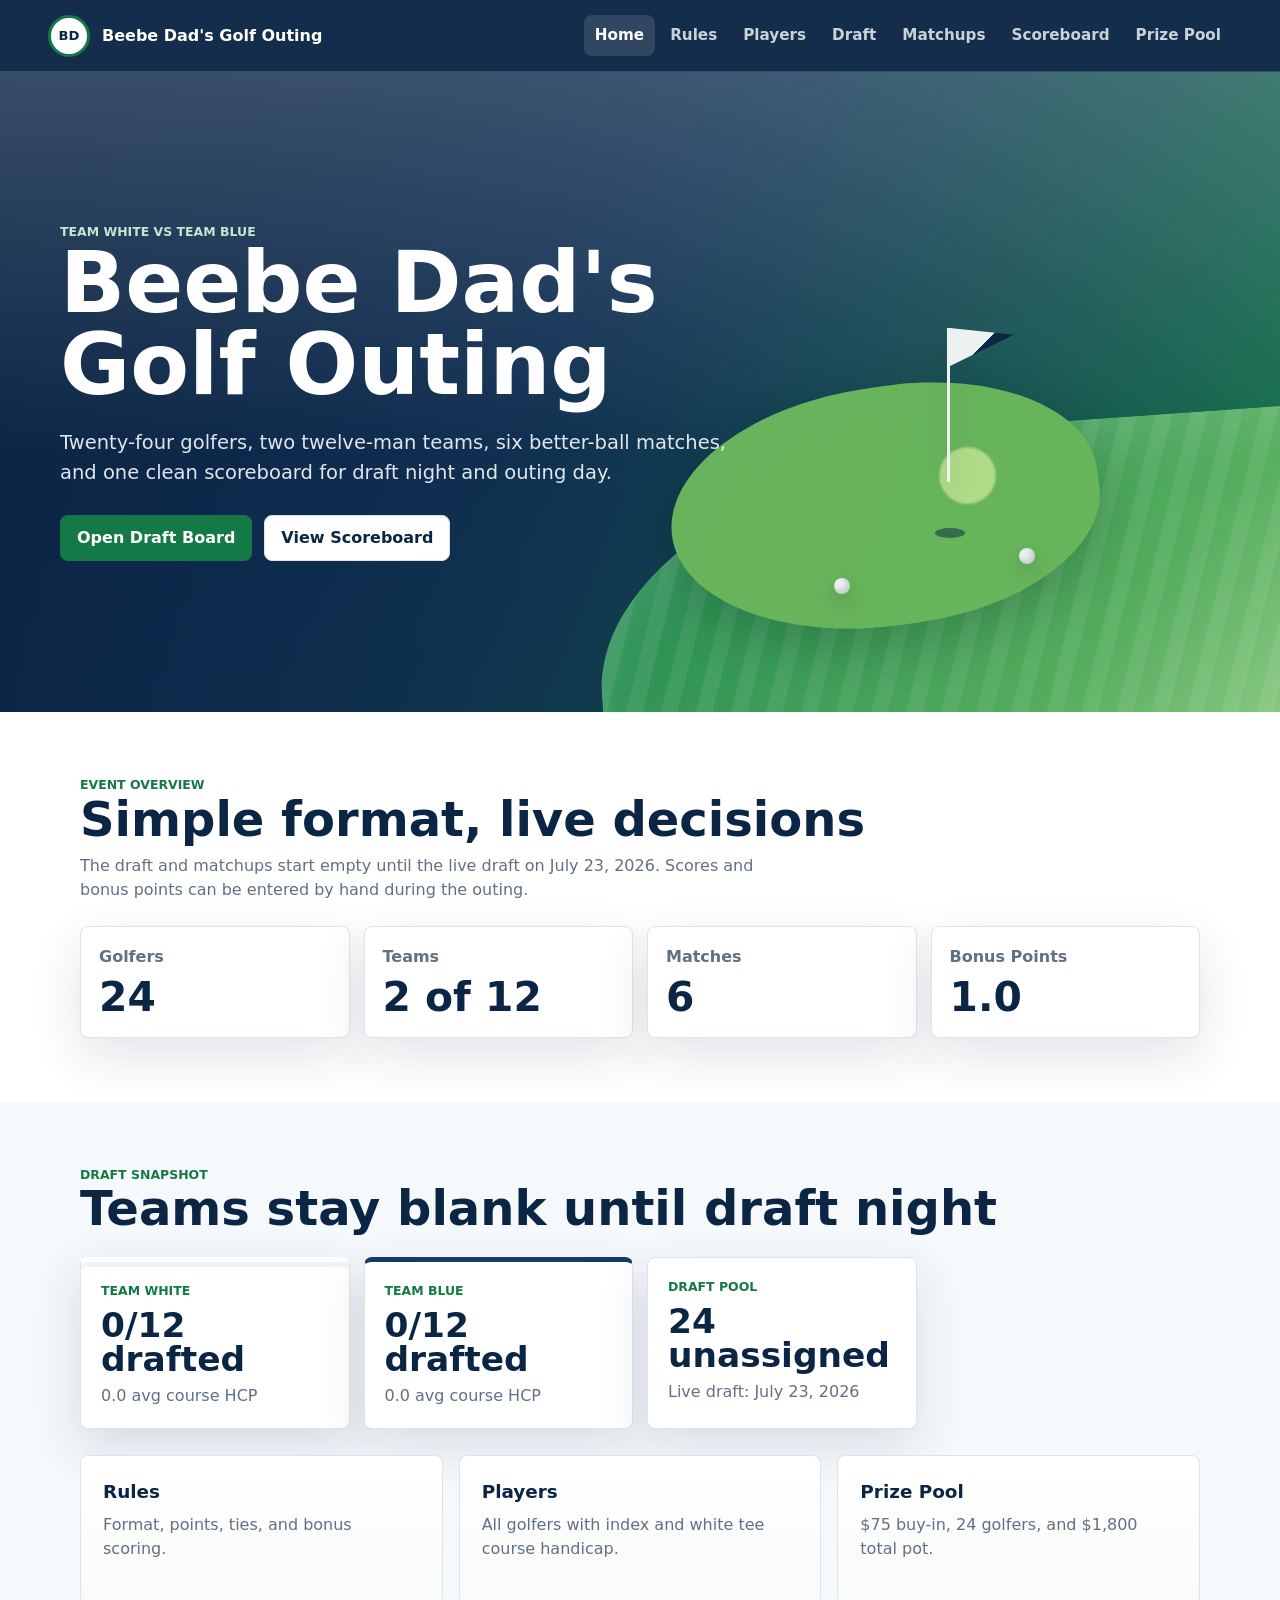
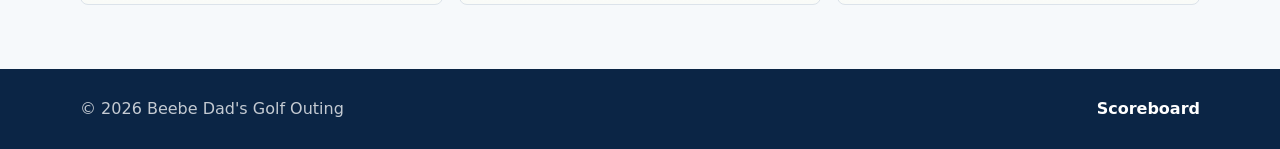
<file: index.html>
<!doctype html>
<html lang="en">
<head>
  <meta charset="utf-8">
  <meta name="viewport" content="width=device-width, initial-scale=1">
  <title>Beebe Dad's Golf Outing</title>
  <link rel="stylesheet" href="styles.css">
</head>
<body data-page="home">
  <header class="site-header">
    <a class="brand" href="index.html"><span class="brand-mark" aria-hidden="true">BD</span><span>Beebe Dad's Golf Outing</span></a>
    <button class="nav-toggle" type="button" aria-expanded="false" aria-controls="site-nav" data-nav-toggle><span class="sr-only">Menu</span></button>
    <nav class="site-nav" id="site-nav" aria-label="Main navigation">
      <a href="index.html">Home</a>
      <a href="rules.html">Rules</a>
      <a href="players.html">Players</a>
      <a href="draft.html">Draft</a>
      <a href="matchups.html">Matchups</a>
      <a href="scoreboard.html">Scoreboard</a>
      <a href="prize-pool.html">Prize Pool</a>
    </nav>
  </header>
  <main>
    <section class="hero">
      <div class="course-scene" aria-hidden="true">
        <div class="course-sky"></div>
        <div class="fairway"></div>
        <div class="green-shape"></div>
        <div class="pin"></div>
        <div class="cup"></div>
        <div class="ball ball-one"></div>
        <div class="ball ball-two"></div>
      </div>
      <div class="hero-content">
        <span class="eyebrow">Team White vs Team Blue</span>
        <h1>Beebe Dad's Golf Outing</h1>
        <p>Twenty-four golfers, two twelve-man teams, six better-ball matches, and one clean scoreboard for draft night and outing day.</p>
        <div class="hero-actions">
          <a class="button" href="draft.html">Open Draft Board</a>
          <a class="button button-secondary" href="scoreboard.html">View Scoreboard</a>
        </div>
      </div>
    </section>

    <section class="section home-band">
      <div class="section-inner">
        <div class="section-heading">
          <div>
            <span class="eyebrow">Event Overview</span>
            <h2>Simple format, live decisions</h2>
            <p>The draft and matchups start empty until the live draft on July 23, 2026. Scores and bonus points can be entered by hand during the outing.</p>
          </div>
        </div>
        <div class="stat-grid" data-home-stats></div>
      </div>
    </section>

    <section class="section">
      <div class="section-inner">
        <div class="section-heading">
          <div>
            <span class="eyebrow">Draft Snapshot</span>
            <h2>Teams stay blank until draft night</h2>
          </div>
        </div>
        <div class="team-grid" data-team-snapshot></div>
        <div class="quick-links">
          <a class="quick-link" href="rules.html"><strong>Rules</strong><span>Format, points, ties, and bonus scoring.</span></a>
          <a class="quick-link" href="players.html"><strong>Players</strong><span>All golfers with index and white tee course handicap.</span></a>
          <a class="quick-link" href="prize-pool.html"><strong>Prize Pool</strong><span>$75 buy-in, 24 golfers, and $1,800 total pot.</span></a>
        </div>
      </div>
    </section>
  </main>
  <footer class="site-footer">
    <div class="section-inner">
      <span>&copy; <span data-current-year></span> Beebe Dad's Golf Outing</span>
      <a href="scoreboard.html">Scoreboard</a>
    </div>
  </footer>
  <script src="data.js"></script>
  <script src="app.js"></script>
</body>
</html>
</file>
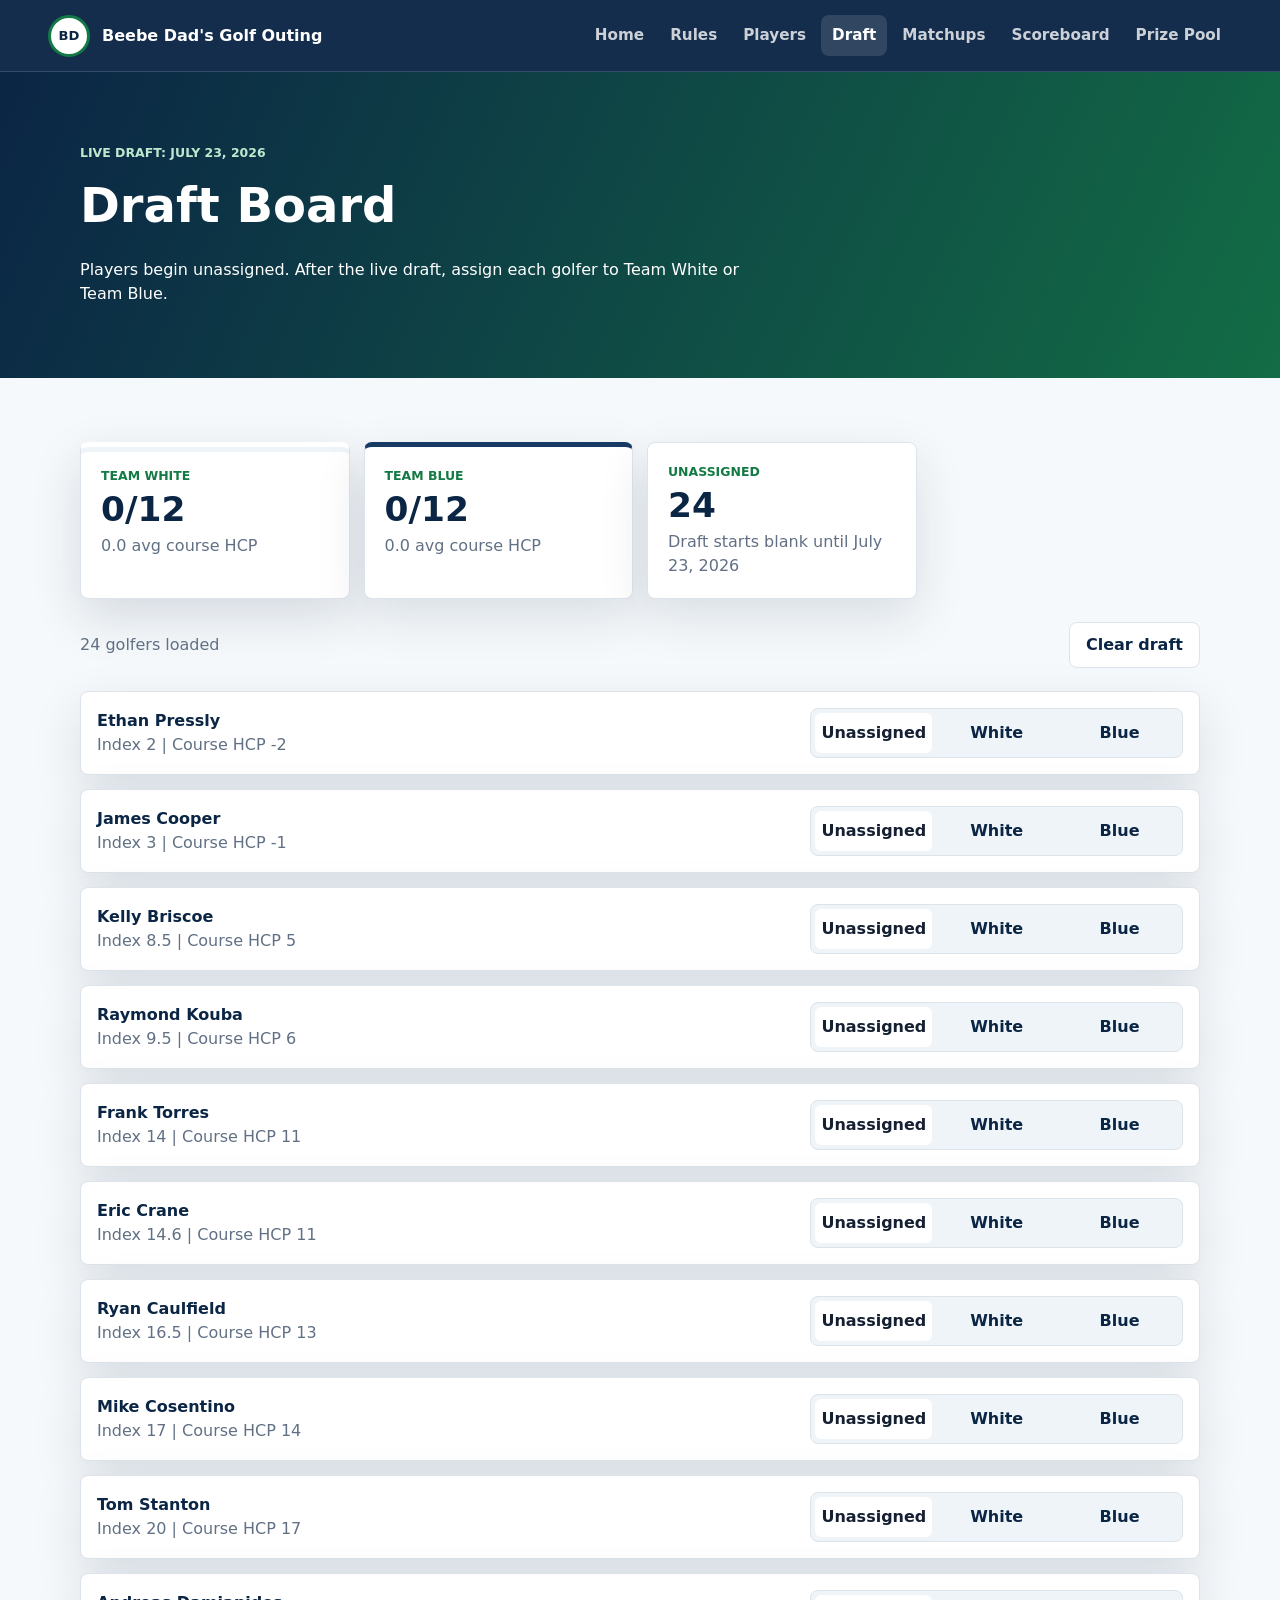
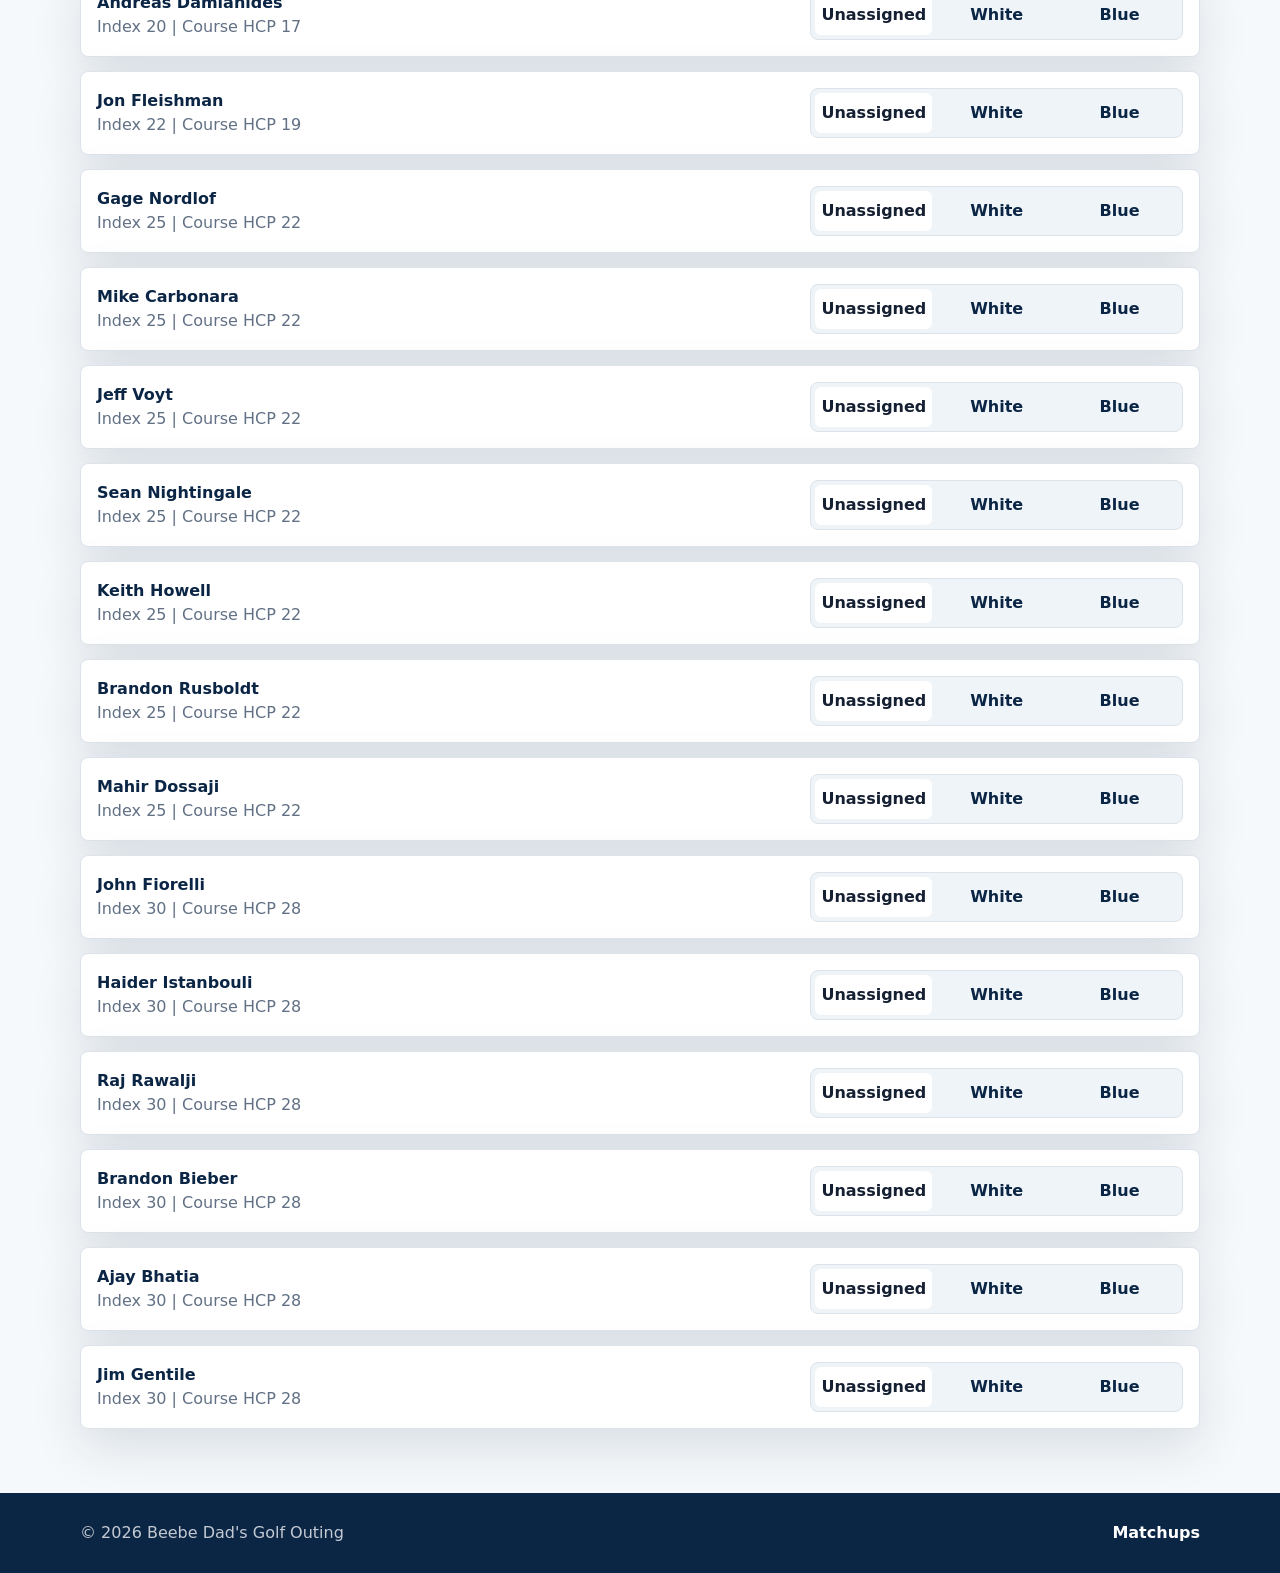
<file: draft.html>
<!doctype html>
<html lang="en">
<head>
  <meta charset="utf-8">
  <meta name="viewport" content="width=device-width, initial-scale=1">
  <title>Draft Board | Beebe Dad's Golf Outing</title>
  <link rel="stylesheet" href="styles.css">
</head>
<body data-page="draft">
  <header class="site-header">
    <a class="brand" href="index.html"><span class="brand-mark" aria-hidden="true">BD</span><span>Beebe Dad's Golf Outing</span></a>
    <button class="nav-toggle" type="button" aria-expanded="false" aria-controls="site-nav" data-nav-toggle><span class="sr-only">Menu</span></button>
    <nav class="site-nav" id="site-nav" aria-label="Main navigation">
      <a href="index.html">Home</a>
      <a href="rules.html">Rules</a>
      <a href="players.html">Players</a>
      <a href="draft.html">Draft</a>
      <a href="matchups.html">Matchups</a>
      <a href="scoreboard.html">Scoreboard</a>
      <a href="prize-pool.html">Prize Pool</a>
    </nav>
  </header>
  <main>
    <section class="page-title">
      <div class="section-inner">
        <span class="eyebrow">Live Draft: July 23, 2026</span>
        <h1>Draft Board</h1>
        <p>Players begin unassigned. After the live draft, assign each golfer to Team White or Team Blue.</p>
      </div>
    </section>

    <section class="section"><div class="section-inner" data-draft-board></div></section>
  </main>
  <footer class="site-footer">
    <div class="section-inner">
      <span>&copy; <span data-current-year></span> Beebe Dad's Golf Outing</span>
      <a href="matchups.html">Matchups</a>
    </div>
  </footer>
  <script src="data.js"></script>
  <script src="app.js"></script>
</body>
</html>
</file>
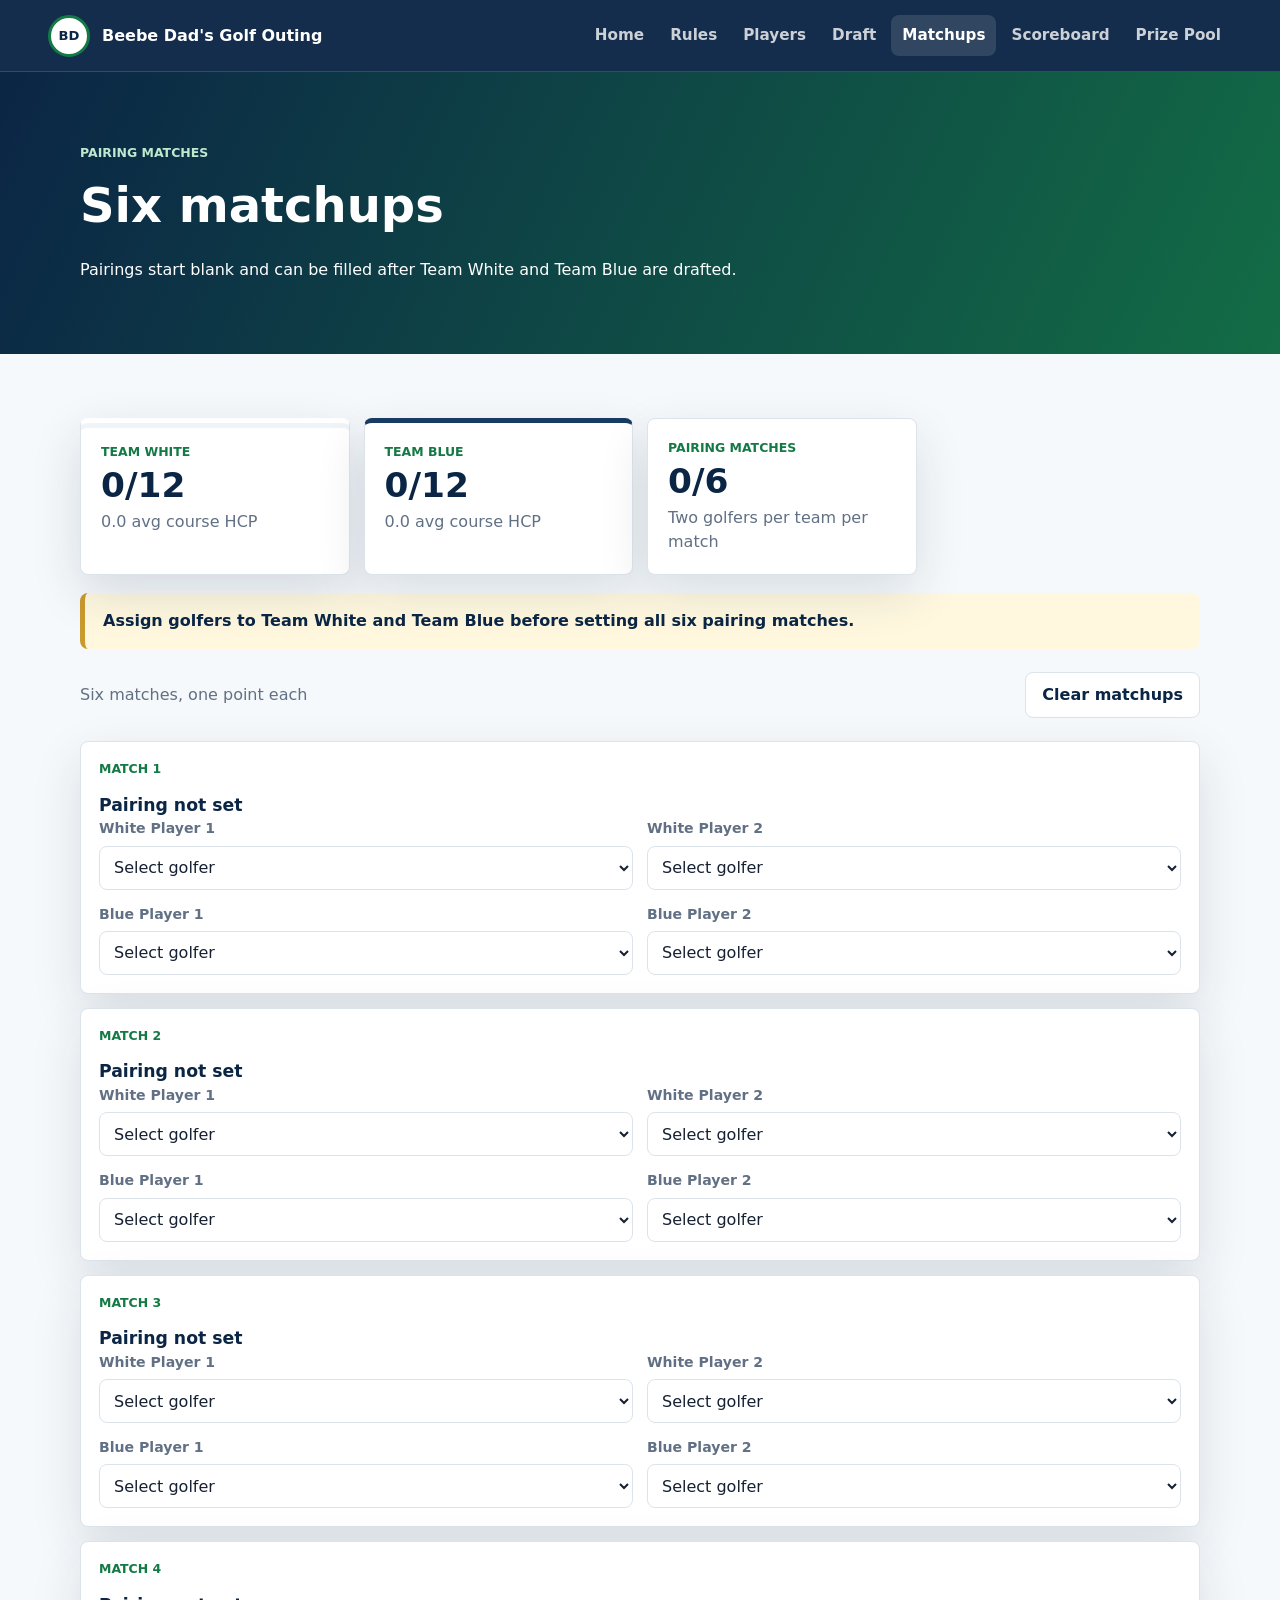
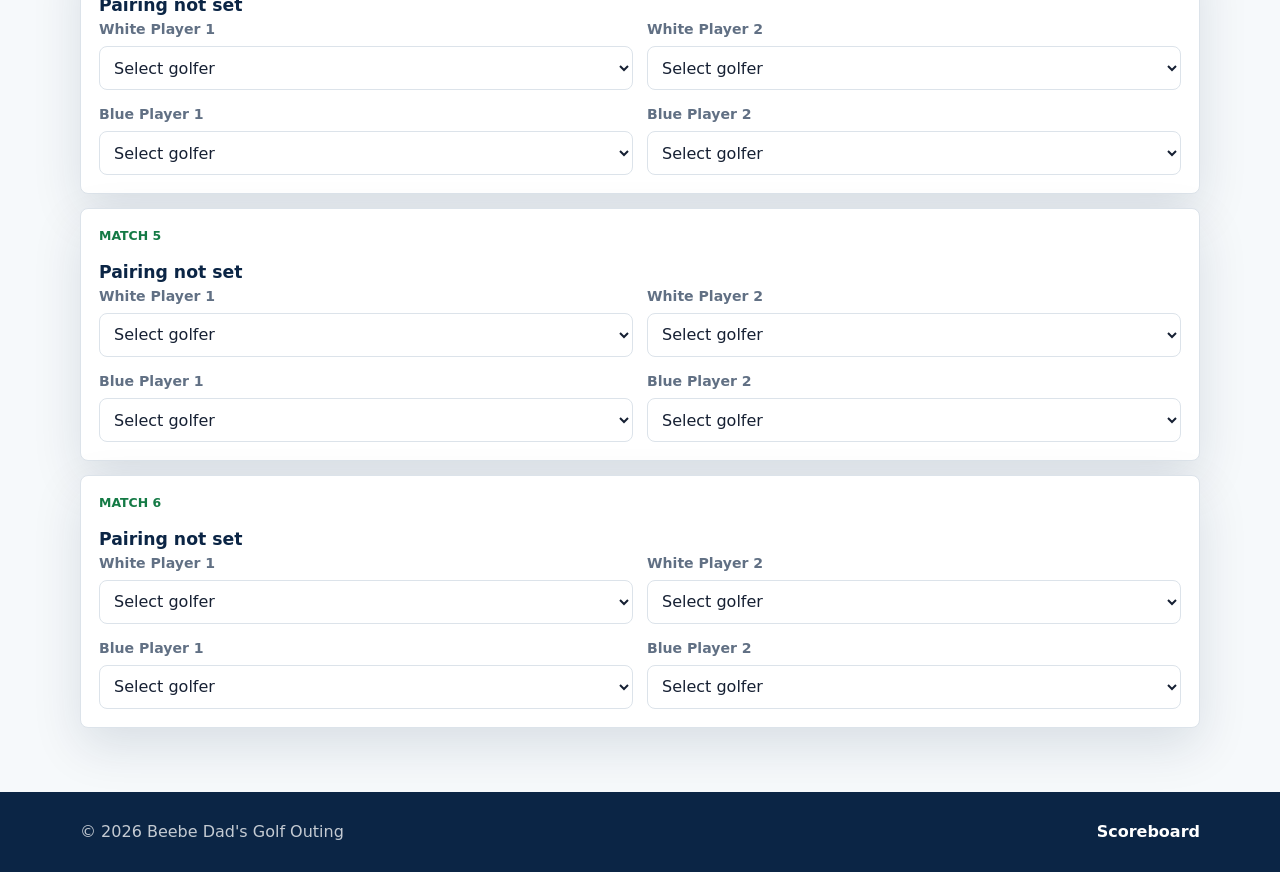
<file: matchups.html>
<!doctype html>
<html lang="en">
<head>
  <meta charset="utf-8">
  <meta name="viewport" content="width=device-width, initial-scale=1">
  <title>Matchups | Beebe Dad's Golf Outing</title>
  <link rel="stylesheet" href="styles.css">
</head>
<body data-page="matchups">
  <header class="site-header">
    <a class="brand" href="index.html"><span class="brand-mark" aria-hidden="true">BD</span><span>Beebe Dad's Golf Outing</span></a>
    <button class="nav-toggle" type="button" aria-expanded="false" aria-controls="site-nav" data-nav-toggle><span class="sr-only">Menu</span></button>
    <nav class="site-nav" id="site-nav" aria-label="Main navigation">
      <a href="index.html">Home</a>
      <a href="rules.html">Rules</a>
      <a href="players.html">Players</a>
      <a href="draft.html">Draft</a>
      <a href="matchups.html">Matchups</a>
      <a href="scoreboard.html">Scoreboard</a>
      <a href="prize-pool.html">Prize Pool</a>
    </nav>
  </header>
  <main>
    <section class="page-title">
      <div class="section-inner">
        <span class="eyebrow">Pairing Matches</span>
        <h1>Six matchups</h1>
        <p>Pairings start blank and can be filled after Team White and Team Blue are drafted.</p>
      </div>
    </section>

    <section class="section"><div class="section-inner" data-matchups></div></section>
  </main>
  <footer class="site-footer">
    <div class="section-inner">
      <span>&copy; <span data-current-year></span> Beebe Dad's Golf Outing</span>
      <a href="scoreboard.html">Scoreboard</a>
    </div>
  </footer>
  <script src="data.js"></script>
  <script src="app.js"></script>
</body>
</html>
</file>
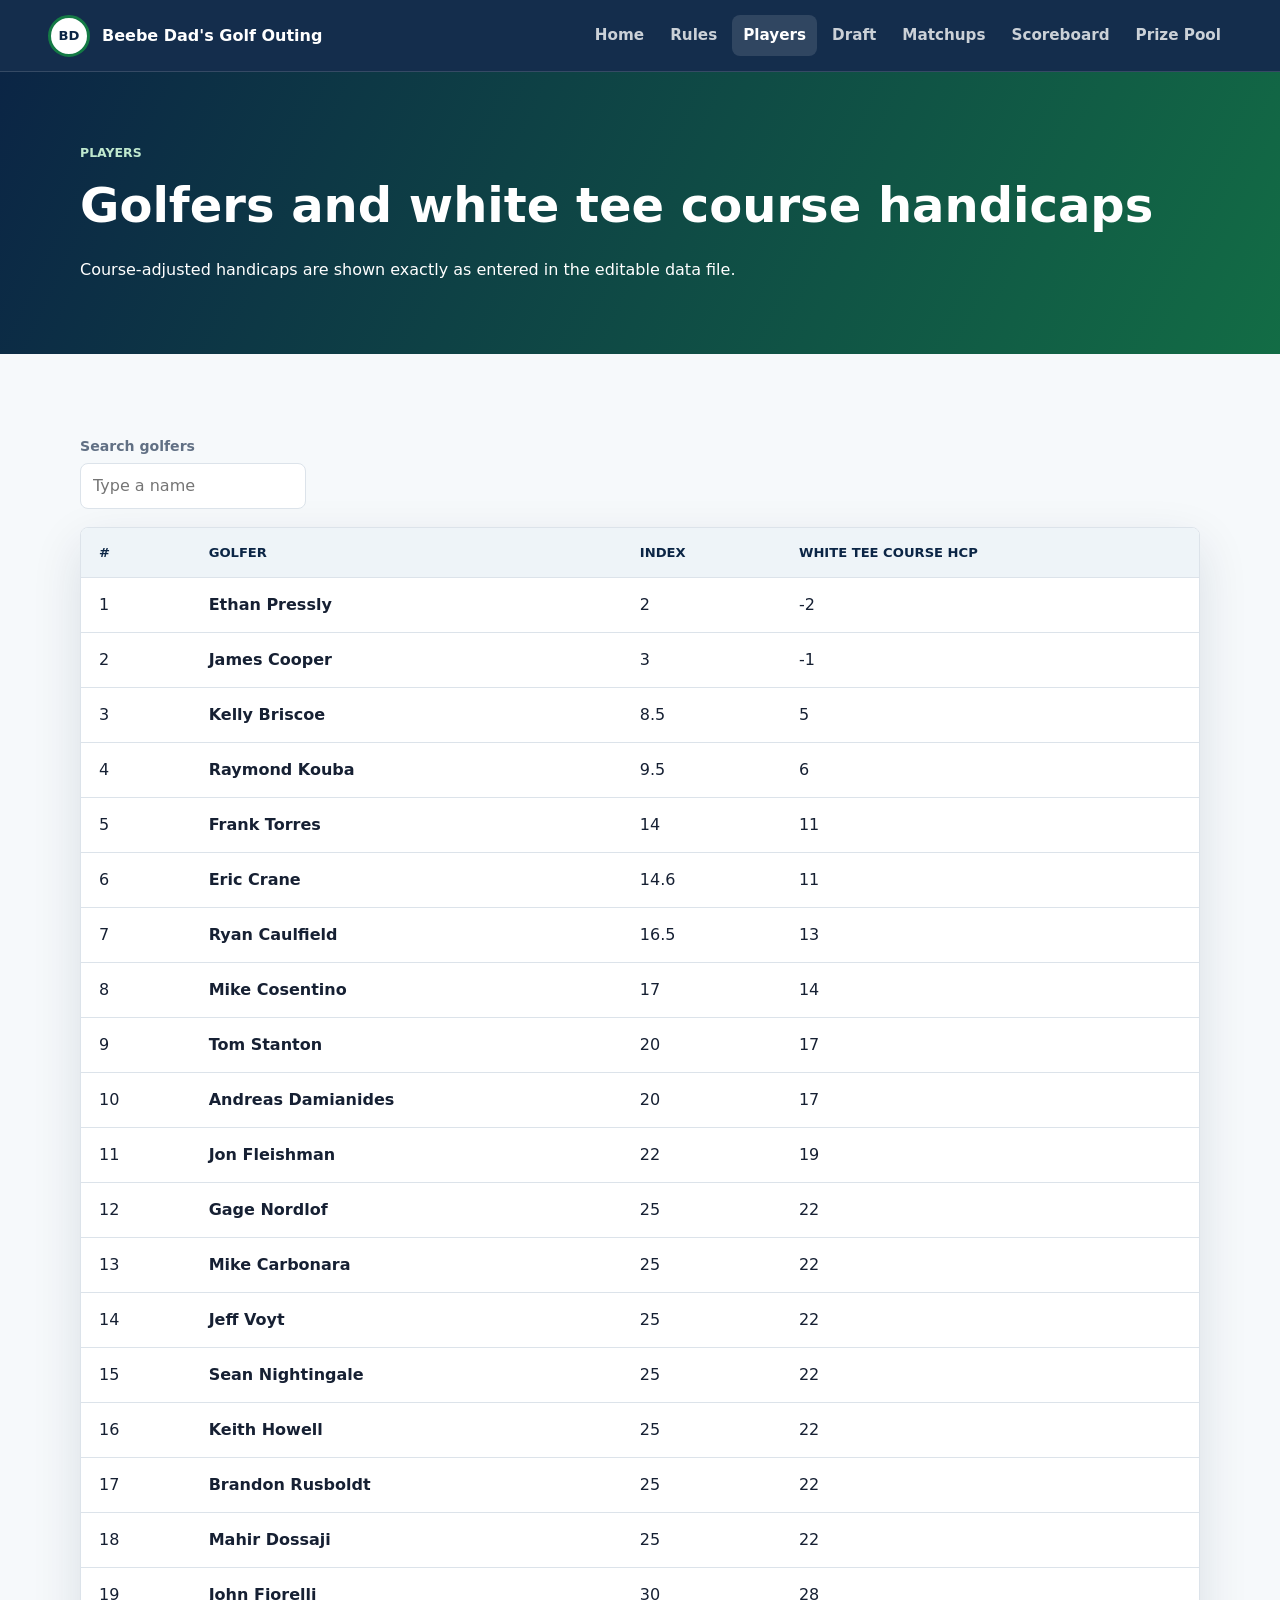
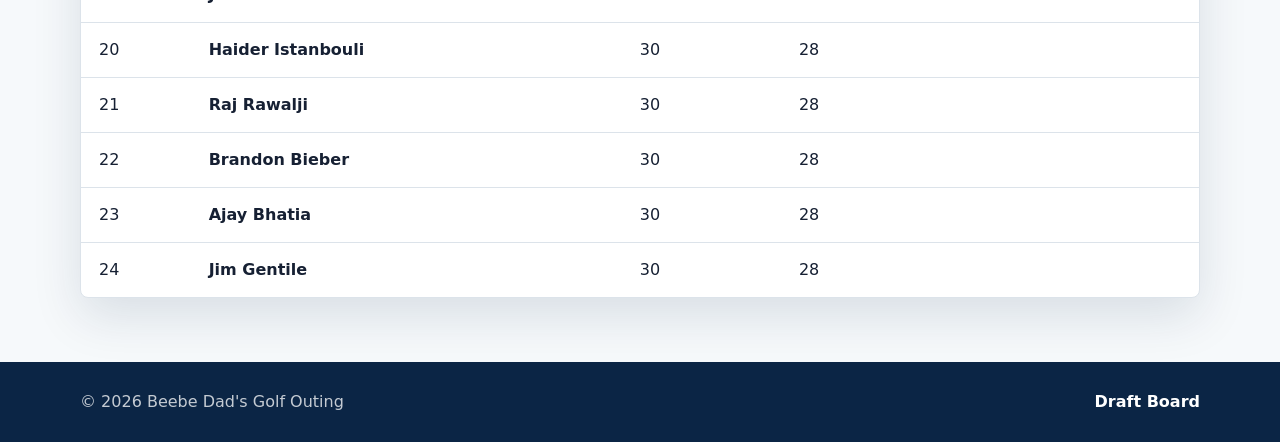
<file: players.html>
<!doctype html>
<html lang="en">
<head>
  <meta charset="utf-8">
  <meta name="viewport" content="width=device-width, initial-scale=1">
  <title>Players | Beebe Dad's Golf Outing</title>
  <link rel="stylesheet" href="styles.css">
</head>
<body data-page="players">
  <header class="site-header">
    <a class="brand" href="index.html"><span class="brand-mark" aria-hidden="true">BD</span><span>Beebe Dad's Golf Outing</span></a>
    <button class="nav-toggle" type="button" aria-expanded="false" aria-controls="site-nav" data-nav-toggle><span class="sr-only">Menu</span></button>
    <nav class="site-nav" id="site-nav" aria-label="Main navigation">
      <a href="index.html">Home</a>
      <a href="rules.html">Rules</a>
      <a href="players.html">Players</a>
      <a href="draft.html">Draft</a>
      <a href="matchups.html">Matchups</a>
      <a href="scoreboard.html">Scoreboard</a>
      <a href="prize-pool.html">Prize Pool</a>
    </nav>
  </header>
  <main>
    <section class="page-title">
      <div class="section-inner">
        <span class="eyebrow">Players</span>
        <h1>Golfers and white tee course handicaps</h1>
        <p>Course-adjusted handicaps are shown exactly as entered in the editable data file.</p>
      </div>
    </section>

    <section class="section">
      <div class="section-inner">
        <div class="table-tools"><label><span>Search golfers</span><input type="search" data-player-filter placeholder="Type a name"></label></div>
        <div class="table-wrap">
          <table>
            <thead><tr><th>#</th><th>Golfer</th><th>Index</th><th>White Tee Course HCP</th></tr></thead>
            <tbody data-player-table></tbody>
          </table>
        </div>
        <div class="player-cards" data-player-cards></div>
      </div>
    </section>
  </main>
  <footer class="site-footer">
    <div class="section-inner">
      <span>&copy; <span data-current-year></span> Beebe Dad's Golf Outing</span>
      <a href="draft.html">Draft Board</a>
    </div>
  </footer>
  <script src="data.js"></script>
  <script src="app.js"></script>
</body>
</html>
</file>
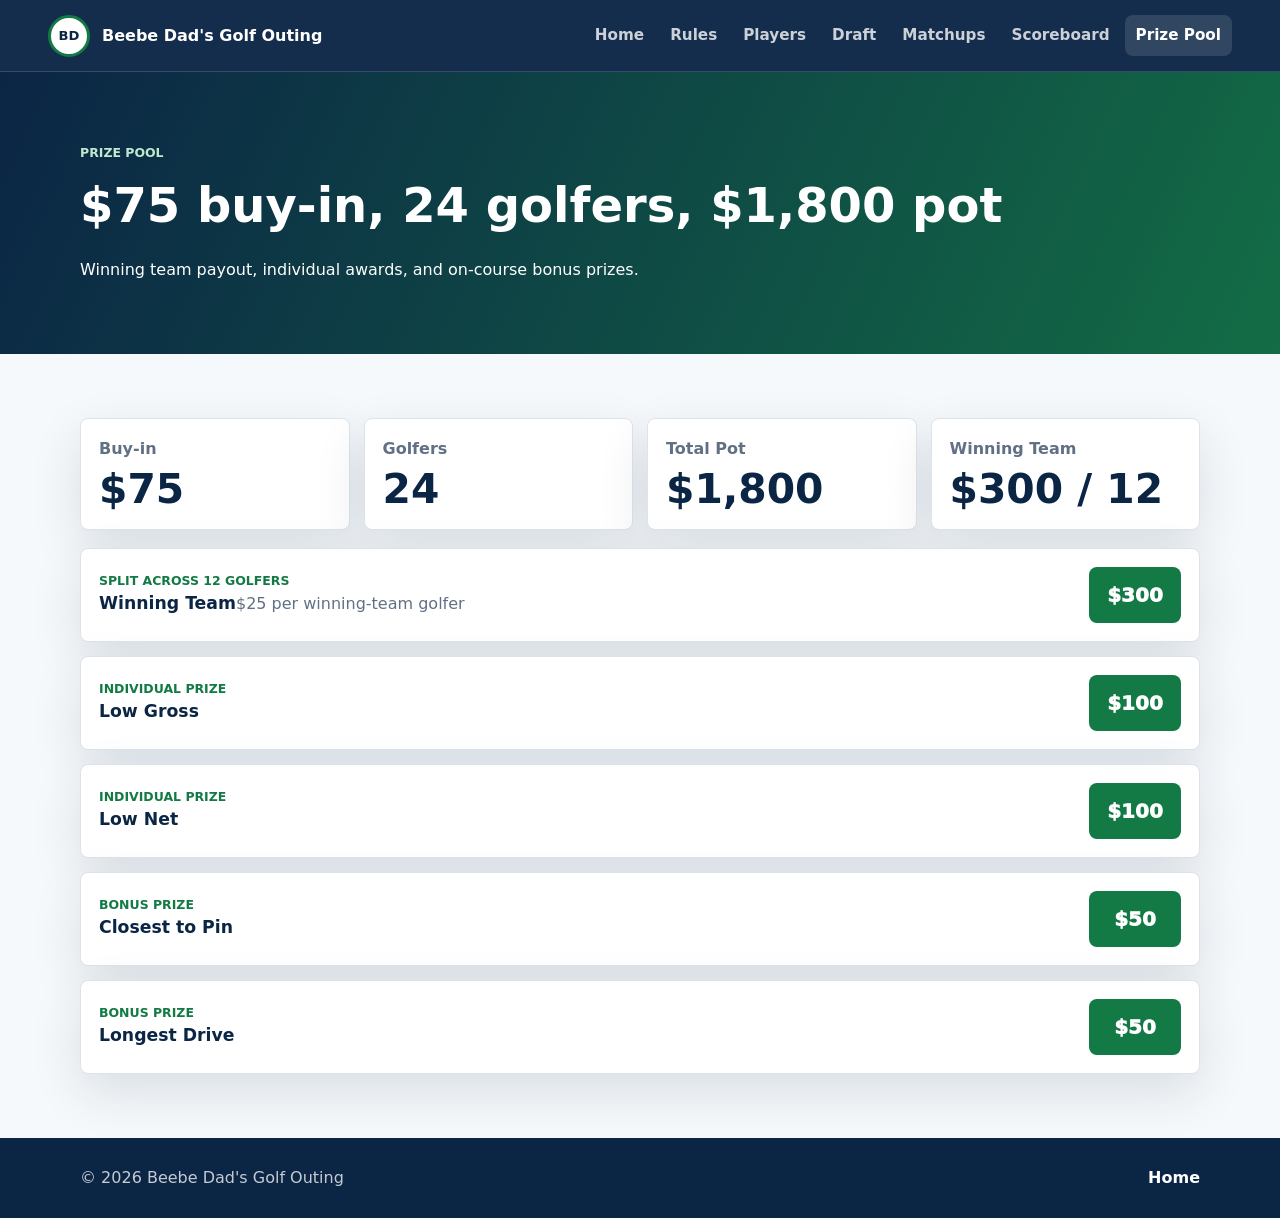
<file: prize-pool.html>
<!doctype html>
<html lang="en">
<head>
  <meta charset="utf-8">
  <meta name="viewport" content="width=device-width, initial-scale=1">
  <title>Prize Pool | Beebe Dad's Golf Outing</title>
  <link rel="stylesheet" href="styles.css">
</head>
<body data-page="prizes">
  <header class="site-header">
    <a class="brand" href="index.html"><span class="brand-mark" aria-hidden="true">BD</span><span>Beebe Dad's Golf Outing</span></a>
    <button class="nav-toggle" type="button" aria-expanded="false" aria-controls="site-nav" data-nav-toggle><span class="sr-only">Menu</span></button>
    <nav class="site-nav" id="site-nav" aria-label="Main navigation">
      <a href="index.html">Home</a>
      <a href="rules.html">Rules</a>
      <a href="players.html">Players</a>
      <a href="draft.html">Draft</a>
      <a href="matchups.html">Matchups</a>
      <a href="scoreboard.html">Scoreboard</a>
      <a href="prize-pool.html">Prize Pool</a>
    </nav>
  </header>
  <main>
    <section class="page-title">
      <div class="section-inner">
        <span class="eyebrow">Prize Pool</span>
        <h1>$75 buy-in, 24 golfers, $1,800 pot</h1>
        <p>Winning team payout, individual awards, and on-course bonus prizes.</p>
      </div>
    </section>

    <section class="section"><div class="section-inner" data-prize-pool></div></section>
  </main>
  <footer class="site-footer">
    <div class="section-inner">
      <span>&copy; <span data-current-year></span> Beebe Dad's Golf Outing</span>
      <a href="index.html">Home</a>
    </div>
  </footer>
  <script src="data.js"></script>
  <script src="app.js"></script>
</body>
</html>
</file>
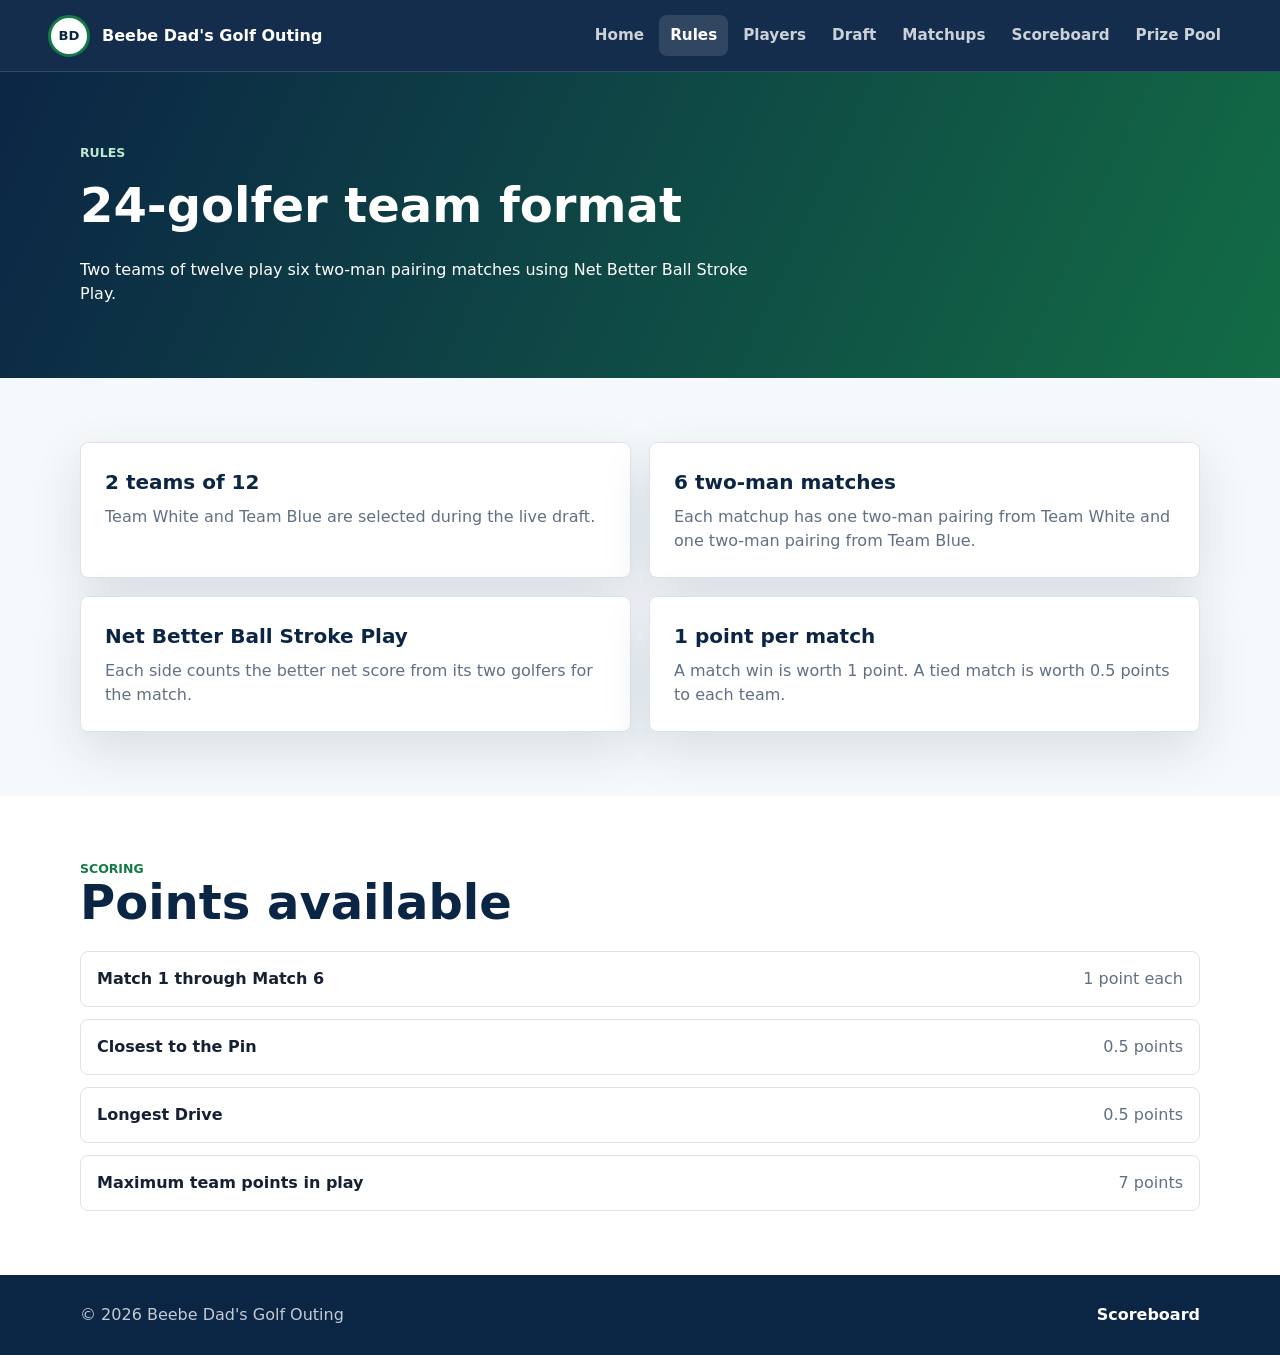
<file: rules.html>
<!doctype html>
<html lang="en">
<head>
  <meta charset="utf-8">
  <meta name="viewport" content="width=device-width, initial-scale=1">
  <title>Rules | Beebe Dad's Golf Outing</title>
  <link rel="stylesheet" href="styles.css">
</head>
<body data-page="rules">
  <header class="site-header">
    <a class="brand" href="index.html"><span class="brand-mark" aria-hidden="true">BD</span><span>Beebe Dad's Golf Outing</span></a>
    <button class="nav-toggle" type="button" aria-expanded="false" aria-controls="site-nav" data-nav-toggle><span class="sr-only">Menu</span></button>
    <nav class="site-nav" id="site-nav" aria-label="Main navigation">
      <a href="index.html">Home</a>
      <a href="rules.html">Rules</a>
      <a href="players.html">Players</a>
      <a href="draft.html">Draft</a>
      <a href="matchups.html">Matchups</a>
      <a href="scoreboard.html">Scoreboard</a>
      <a href="prize-pool.html">Prize Pool</a>
    </nav>
  </header>
  <main>
    <section class="page-title">
      <div class="section-inner">
        <span class="eyebrow">Rules</span>
        <h1>24-golfer team format</h1>
        <p>Two teams of twelve play six two-man pairing matches using Net Better Ball Stroke Play.</p>
      </div>
    </section>

    <section class="section">
      <div class="section-inner">
        <div class="rules-grid">
          <article class="rule-card"><strong>2 teams of 12</strong><p>Team White and Team Blue are selected during the live draft.</p></article>
          <article class="rule-card"><strong>6 two-man matches</strong><p>Each matchup has one two-man pairing from Team White and one two-man pairing from Team Blue.</p></article>
          <article class="rule-card"><strong>Net Better Ball Stroke Play</strong><p>Each side counts the better net score from its two golfers for the match.</p></article>
          <article class="rule-card"><strong>1 point per match</strong><p>A match win is worth 1 point. A tied match is worth 0.5 points to each team.</p></article>
        </div>
      </div>
    </section>

    <section class="section home-band">
      <div class="section-inner">
        <div class="section-heading"><div><span class="eyebrow">Scoring</span><h2>Points available</h2></div></div>
        <ul class="format-list">
          <li><strong>Match 1 through Match 6</strong><span>1 point each</span></li>
          <li><strong>Closest to the Pin</strong><span>0.5 points</span></li>
          <li><strong>Longest Drive</strong><span>0.5 points</span></li>
          <li><strong>Maximum team points in play</strong><span>7 points</span></li>
        </ul>
      </div>
    </section>
  </main>
  <footer class="site-footer">
    <div class="section-inner">
      <span>&copy; <span data-current-year></span> Beebe Dad's Golf Outing</span>
      <a href="scoreboard.html">Scoreboard</a>
    </div>
  </footer>
  <script src="data.js"></script>
  <script src="app.js"></script>
</body>
</html>
</file>
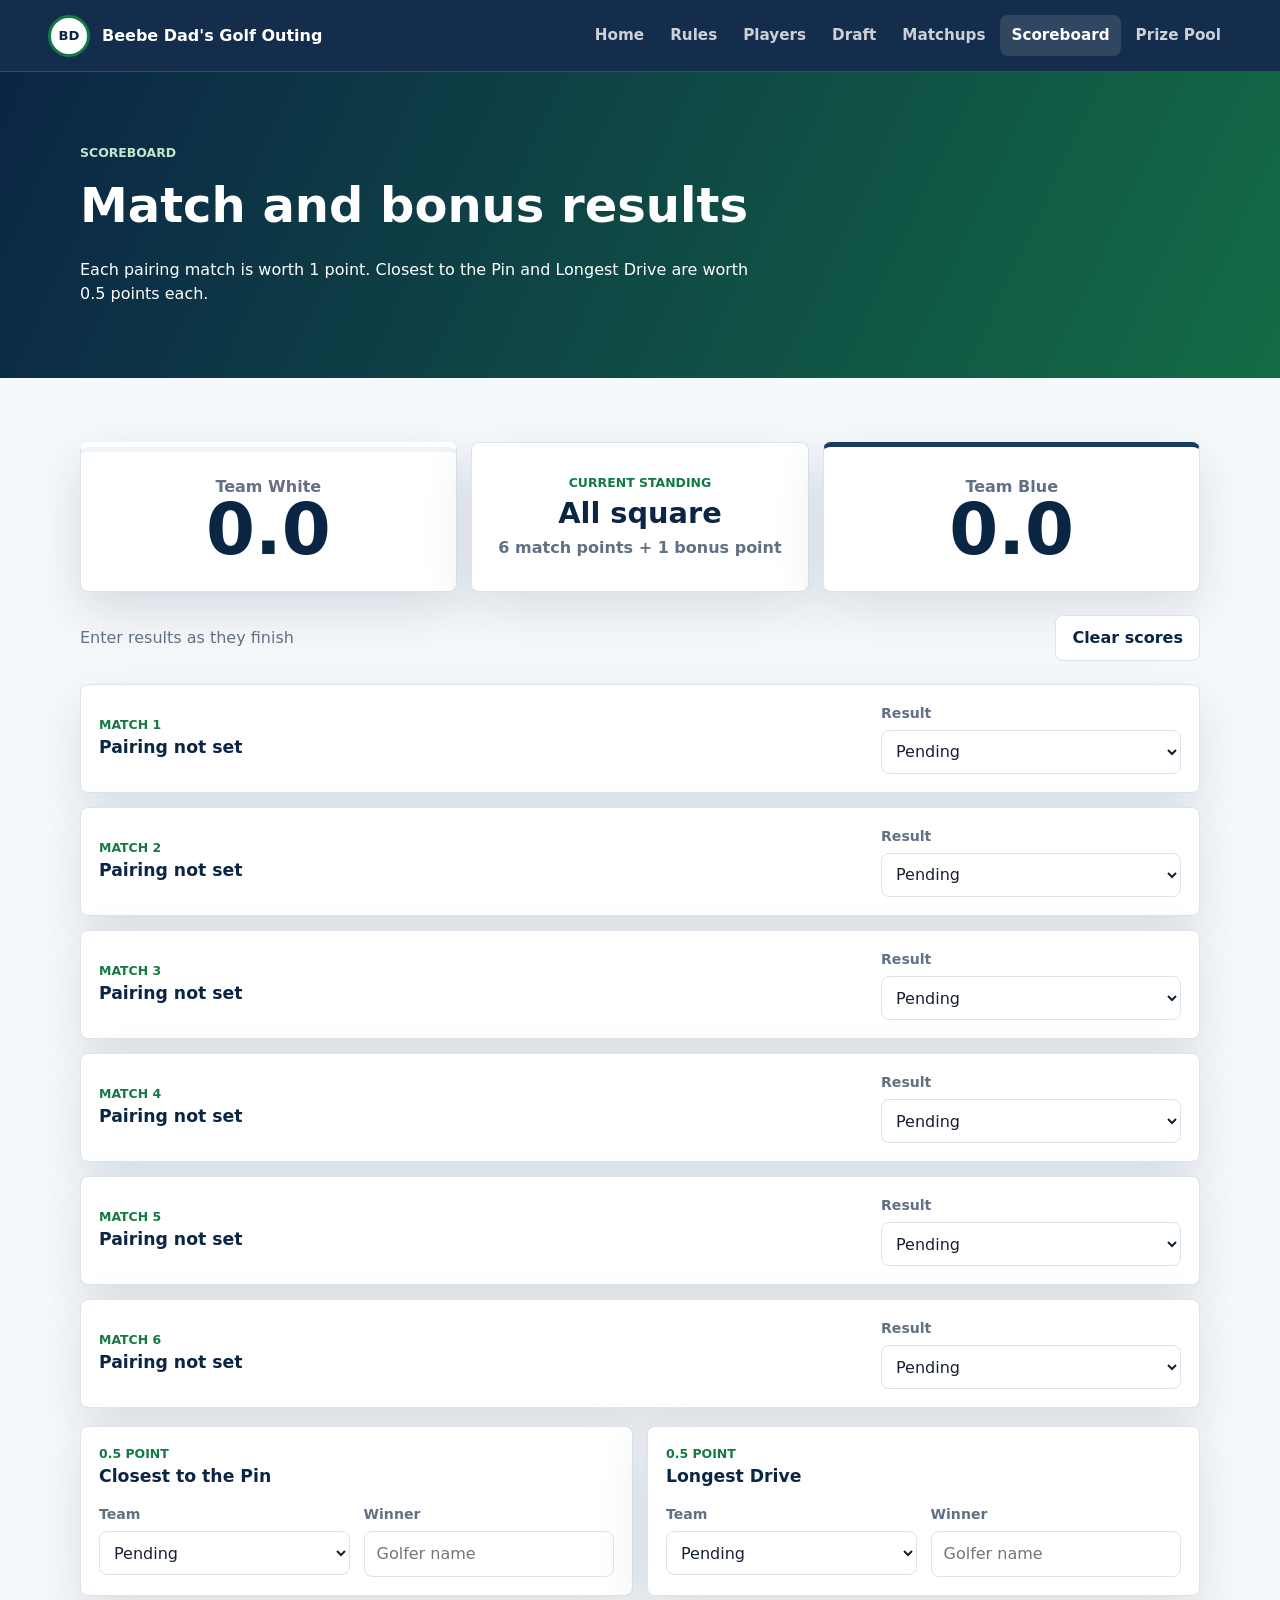
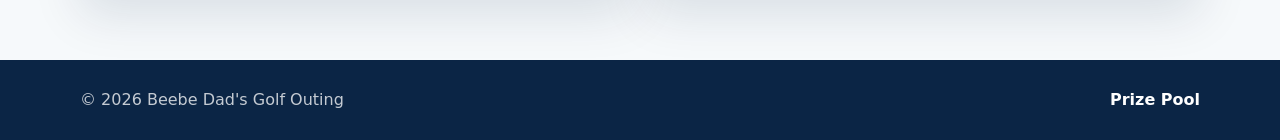
<file: scoreboard.html>
<!doctype html>
<html lang="en">
<head>
  <meta charset="utf-8">
  <meta name="viewport" content="width=device-width, initial-scale=1">
  <title>Scoreboard | Beebe Dad's Golf Outing</title>
  <link rel="stylesheet" href="styles.css">
</head>
<body data-page="scoreboard">
  <header class="site-header">
    <a class="brand" href="index.html"><span class="brand-mark" aria-hidden="true">BD</span><span>Beebe Dad's Golf Outing</span></a>
    <button class="nav-toggle" type="button" aria-expanded="false" aria-controls="site-nav" data-nav-toggle><span class="sr-only">Menu</span></button>
    <nav class="site-nav" id="site-nav" aria-label="Main navigation">
      <a href="index.html">Home</a>
      <a href="rules.html">Rules</a>
      <a href="players.html">Players</a>
      <a href="draft.html">Draft</a>
      <a href="matchups.html">Matchups</a>
      <a href="scoreboard.html">Scoreboard</a>
      <a href="prize-pool.html">Prize Pool</a>
    </nav>
  </header>
  <main>
    <section class="page-title">
      <div class="section-inner">
        <span class="eyebrow">Scoreboard</span>
        <h1>Match and bonus results</h1>
        <p>Each pairing match is worth 1 point. Closest to the Pin and Longest Drive are worth 0.5 points each.</p>
      </div>
    </section>

    <section class="section"><div class="section-inner" data-scoreboard></div></section>
  </main>
  <footer class="site-footer">
    <div class="section-inner">
      <span>&copy; <span data-current-year></span> Beebe Dad's Golf Outing</span>
      <a href="prize-pool.html">Prize Pool</a>
    </div>
  </footer>
  <script src="data.js"></script>
  <script src="app.js"></script>
</body>
</html>
</file>
<file: styles.css>
:root {
  --navy: #0b2545;
  --navy-soft: #173b63;
  --green: #147a45;
  --green-deep: #0f5b38;
  --green-light: #dff2e5;
  --gold: #c99a2e;
  --ink: #162033;
  --muted: #617084;
  --line: #dce3ea;
  --paper: #ffffff;
  --paper-soft: #f6f9fb;
  --shadow: 0 18px 50px rgba(11, 37, 69, 0.12);
  --radius: 8px;
  color-scheme: light;
}

* {
  box-sizing: border-box;
}

html {
  scroll-behavior: smooth;
}

body {
  margin: 0;
  font-family: Inter, ui-sans-serif, system-ui, -apple-system, BlinkMacSystemFont, "Segoe UI", sans-serif;
  color: var(--ink);
  background: var(--paper-soft);
  line-height: 1.5;
}

a {
  color: inherit;
}

button,
input,
select {
  font: inherit;
}

.sr-only {
  position: absolute;
  width: 1px;
  height: 1px;
  padding: 0;
  margin: -1px;
  overflow: hidden;
  clip: rect(0, 0, 0, 0);
  white-space: nowrap;
  border: 0;
}

.site-header {
  position: sticky;
  top: 0;
  z-index: 20;
  display: flex;
  align-items: center;
  justify-content: space-between;
  gap: 20px;
  min-height: 72px;
  padding: 14px 48px;
  color: var(--paper);
  background: rgba(11, 37, 69, 0.96);
  border-bottom: 1px solid rgba(255, 255, 255, 0.14);
}

.brand {
  display: inline-flex;
  align-items: center;
  gap: 12px;
  min-width: 0;
  text-decoration: none;
  font-weight: 800;
}

.brand span:last-child {
  overflow: hidden;
  text-overflow: ellipsis;
  white-space: nowrap;
}

.brand-mark {
  display: grid;
  flex: 0 0 auto;
  place-items: center;
  width: 42px;
  height: 42px;
  color: var(--navy);
  background: var(--paper);
  border: 3px solid var(--green);
  border-radius: 50%;
  font-size: 0.82rem;
  letter-spacing: 0;
}

.site-nav {
  display: flex;
  align-items: center;
  justify-content: flex-end;
  gap: 4px;
}

.site-nav a {
  min-height: 40px;
  padding: 9px 11px;
  border-radius: var(--radius);
  color: rgba(255, 255, 255, 0.78);
  font-size: 0.95rem;
  font-weight: 700;
  text-decoration: none;
}

.site-nav a:hover,
.site-nav a:focus-visible,
.site-nav a[aria-current="page"] {
  color: var(--paper);
  background: rgba(255, 255, 255, 0.12);
  outline: none;
}

.nav-toggle {
  display: none;
  width: 44px;
  height: 44px;
  border: 1px solid rgba(255, 255, 255, 0.22);
  border-radius: var(--radius);
  background: transparent;
  color: var(--paper);
}

.nav-toggle span:not(.sr-only),
.nav-toggle::before,
.nav-toggle::after {
  display: block;
  width: 20px;
  height: 2px;
  margin: 4px auto;
  content: "";
  background: currentColor;
}

.hero {
  position: relative;
  display: grid;
  min-height: min(640px, 72svh);
  overflow: hidden;
  color: var(--paper);
  background: linear-gradient(90deg, rgba(11, 37, 69, 0.9), rgba(11, 37, 69, 0.56) 44%, rgba(20, 122, 69, 0.2)), linear-gradient(135deg, #0b2545 0%, #173b63 42%, #147a45 100%);
}

.course-scene {
  position: absolute;
  inset: 0;
  opacity: 0.92;
  pointer-events: none;
}

.course-sky {
  position: absolute;
  inset: 0 0 40% 0;
  background: linear-gradient(180deg, rgba(255, 255, 255, 0.2), transparent);
}

.fairway {
  position: absolute;
  right: -14vw;
  bottom: -16vh;
  width: min(860px, 92vw);
  height: min(470px, 48vh);
  background: repeating-linear-gradient(108deg, rgba(255, 255, 255, 0.08) 0 16px, transparent 16px 34px), linear-gradient(135deg, #1b8d51, #5ab45f 56%, #d5eeb5);
  border-radius: 56% 0 0 0;
  transform: rotate(-4deg);
  box-shadow: inset 0 18px 60px rgba(255, 255, 255, 0.14);
}

.green-shape {
  position: absolute;
  right: 180px;
  bottom: 86px;
  width: 430px;
  aspect-ratio: 1.8;
  background: radial-gradient(circle at 70% 42%, #bde78d 0 8%, #6fbe5d 9% 100%);
  border-radius: 52% 48% 48% 52%;
  transform: rotate(-8deg);
  box-shadow: 0 20px 50px rgba(0, 0, 0, 0.18);
}

.pin {
  position: absolute;
  right: 330px;
  bottom: 230px;
  width: 3px;
  height: 154px;
  background: var(--paper);
  box-shadow: 0 8px 24px rgba(0, 0, 0, 0.24);
}

.pin::before {
  position: absolute;
  top: 0;
  left: 3px;
  width: 64px;
  height: 38px;
  content: "";
  background: linear-gradient(135deg, var(--paper) 0 48%, var(--navy) 49% 100%);
  clip-path: polygon(0 0, 100% 18%, 0 100%);
}

.cup {
  position: absolute;
  right: 315px;
  bottom: 174px;
  width: 30px;
  height: 10px;
  background: rgba(11, 37, 69, 0.52);
  border-radius: 50%;
}

.ball {
  position: absolute;
  width: 16px;
  height: 16px;
  background: var(--paper);
  border-radius: 50%;
  box-shadow: inset -3px -3px 6px rgba(11, 37, 69, 0.2), 0 8px 20px rgba(0, 0, 0, 0.22);
}

.ball-one {
  right: 245px;
  bottom: 148px;
}

.ball-two {
  right: 430px;
  bottom: 118px;
}

.hero-content {
  position: relative;
  z-index: 1;
  display: grid;
  align-content: center;
  width: min(1100px, 100%);
  padding: 96px 60px;
}

.hero h1 {
  max-width: 760px;
  margin: 0;
  font-size: 5.35rem;
  line-height: 0.96;
  letter-spacing: 0;
}

.hero p {
  max-width: 670px;
  margin: 22px 0 0;
  color: rgba(255, 255, 255, 0.88);
  font-size: 1.22rem;
}

.hero-actions,
.page-actions {
  display: flex;
  flex-wrap: wrap;
  gap: 12px;
  margin-top: 28px;
}

.button {
  display: inline-flex;
  align-items: center;
  justify-content: center;
  min-height: 44px;
  padding: 10px 16px;
  border: 1px solid transparent;
  border-radius: var(--radius);
  background: var(--green);
  color: var(--paper);
  font-weight: 800;
  text-decoration: none;
  cursor: pointer;
}

.button:hover,
.button:focus-visible {
  background: var(--green-deep);
  outline: 3px solid rgba(20, 122, 69, 0.22);
}

.button-secondary {
  background: var(--paper);
  color: var(--navy);
  border-color: var(--line);
}

.button-secondary:hover,
.button-secondary:focus-visible {
  background: var(--green-light);
}

.section {
  padding: 64px 48px;
}

.section-inner {
  width: min(1120px, 100%);
  margin: 0 auto;
}

.section-heading {
  display: flex;
  align-items: end;
  justify-content: space-between;
  gap: 24px;
  margin-bottom: 24px;
}

.section-heading h2,
.page-title h1 {
  margin: 0;
  color: var(--navy);
  font-size: 3rem;
  line-height: 1.02;
  letter-spacing: 0;
}

.section-heading p,
.page-title p {
  max-width: 680px;
  margin: 10px 0 0;
  color: var(--muted);
}

.page-title {
  color: var(--paper);
  background: linear-gradient(115deg, rgba(11, 37, 69, 0.96), rgba(20, 122, 69, 0.84)), var(--navy);
  padding: 72px 48px;
}

.page-title .section-inner {
  display: grid;
  gap: 18px;
}

.page-title h1,
.page-title p {
  color: var(--paper);
}

.eyebrow {
  display: block;
  color: var(--green);
  font-size: 0.78rem;
  font-weight: 900;
  letter-spacing: 0;
  text-transform: uppercase;
}

.page-title .eyebrow,
.hero .eyebrow {
  color: #bfe8ce;
}

.stat-grid,
.team-grid,
.pot-grid {
  display: grid;
  grid-template-columns: repeat(4, minmax(0, 1fr));
  gap: 14px;
}

.stat-card,
.summary-card,
.rule-card,
.format-card,
.payout-card,
.player-card,
.draft-card,
.match-card,
.score-card,
.bonus-card,
.score-box,
.score-status {
  border: 1px solid var(--line);
  border-radius: var(--radius);
  background: var(--paper);
  box-shadow: var(--shadow);
}

.stat-card {
  min-height: 112px;
  padding: 18px;
}

.stat-card span {
  display: block;
  color: var(--muted);
  font-weight: 750;
}

.stat-card strong {
  display: block;
  margin-top: 8px;
  color: var(--navy);
  font-size: 2.55rem;
  line-height: 1;
}

.summary-card {
  min-height: 136px;
  padding: 20px;
}

.summary-card strong {
  display: block;
  margin: 7px 0;
  color: var(--navy);
  font-size: 2.15rem;
  line-height: 1;
}

.summary-card span:last-child {
  color: var(--muted);
}

.team-white {
  border-top: 5px solid var(--paper);
  box-shadow: 0 18px 50px rgba(11, 37, 69, 0.14), inset 0 5px 0 #eef4f8;
}

.team-blue {
  border-top: 5px solid var(--navy-soft);
}

.home-band {
  background: var(--paper);
}

.quick-links {
  display: grid;
  grid-template-columns: repeat(3, minmax(0, 1fr));
  gap: 16px;
  margin-top: 26px;
}

.quick-link {
  min-height: 150px;
  padding: 22px;
  border: 1px solid var(--line);
  border-radius: var(--radius);
  background: linear-gradient(180deg, var(--paper), #f9fbf8);
  text-decoration: none;
}

.quick-link strong {
  display: block;
  color: var(--navy);
  font-size: 1.15rem;
}

.quick-link span {
  display: block;
  margin-top: 8px;
  color: var(--muted);
}

.rules-grid {
  display: grid;
  grid-template-columns: repeat(2, minmax(0, 1fr));
  gap: 18px;
}

.rule-card,
.format-card {
  padding: 24px;
}

.rule-card strong,
.format-card strong {
  display: block;
  margin-bottom: 8px;
  color: var(--navy);
  font-size: 1.25rem;
}

.rule-card p,
.format-card p {
  margin: 0;
  color: var(--muted);
}

.format-list {
  display: grid;
  gap: 12px;
  margin: 0;
  padding: 0;
  list-style: none;
}

.format-list li {
  display: flex;
  align-items: center;
  justify-content: space-between;
  gap: 18px;
  min-height: 56px;
  padding: 14px 16px;
  border: 1px solid var(--line);
  border-radius: var(--radius);
  background: var(--paper);
}

.format-list span {
  color: var(--muted);
}

.table-tools,
.toolbar {
  display: flex;
  align-items: center;
  justify-content: space-between;
  gap: 16px;
  margin: 18px 0;
}

.table-tools input,
.bonus-fields input,
select {
  width: 100%;
  min-height: 44px;
  border: 1px solid var(--line);
  border-radius: var(--radius);
  background: var(--paper);
  color: var(--ink);
}

.table-tools input,
.bonus-fields input {
  max-width: 320px;
  padding: 10px 12px;
}

select {
  padding: 9px 10px;
}

label span {
  display: block;
  margin-bottom: 6px;
  color: var(--muted);
  font-size: 0.88rem;
  font-weight: 800;
}

.table-wrap {
  overflow-x: auto;
  border: 1px solid var(--line);
  border-radius: var(--radius);
  background: var(--paper);
  box-shadow: var(--shadow);
}

table {
  width: 100%;
  min-width: 620px;
  border-collapse: collapse;
}

th,
td {
  padding: 15px 18px;
  text-align: left;
  border-bottom: 1px solid var(--line);
}

th {
  color: var(--navy);
  background: #eef4f8;
  font-size: 0.82rem;
  letter-spacing: 0;
  text-transform: uppercase;
}

tbody tr:last-child td {
  border-bottom: 0;
}

.player-cards {
  display: none;
}

.player-card {
  align-items: center;
  justify-content: space-between;
  gap: 16px;
  min-height: 78px;
  padding: 16px;
}

.player-card span {
  display: block;
  color: var(--muted);
}

.hcp-pill {
  display: inline-grid;
  place-items: center;
  min-width: 52px;
  min-height: 42px;
  padding: 8px 10px;
  border-radius: 999px;
  color: var(--paper) !important;
  background: var(--navy);
  font-weight: 900;
}

.draft-list,
.matchup-grid,
.score-grid,
.bonus-grid,
.payout-list {
  display: grid;
  gap: 14px;
}

.draft-card {
  display: grid;
  grid-template-columns: minmax(0, 1fr) auto;
  align-items: center;
  gap: 18px;
  min-height: 84px;
  padding: 16px;
}

.player-meta strong {
  display: block;
  color: var(--navy);
}

.player-meta span,
.toolbar p {
  color: var(--muted);
}

.team-control {
  display: grid;
  grid-template-columns: repeat(3, minmax(92px, 1fr));
  gap: 6px;
  min-width: min(420px, 100%);
  padding: 4px;
  border: 1px solid var(--line);
  border-radius: var(--radius);
  background: #eef4f8;
}

.team-choice {
  min-height: 40px;
  border: 0;
  border-radius: 6px;
  background: transparent;
  color: var(--navy);
  font-weight: 850;
  cursor: pointer;
}

.team-choice:disabled {
  cursor: not-allowed;
  opacity: 0.48;
}

.team-choice.is-selected {
  color: var(--paper);
  background: var(--green);
}

.team-choice[data-team="blue"].is-selected {
  background: var(--navy);
}

.team-choice[data-team=""].is-selected {
  color: var(--ink);
  background: var(--paper);
}

.match-card,
.score-card,
.bonus-card,
.payout-card {
  padding: 18px;
}

.match-card-header,
.score-card,
.bonus-card,
.payout-card {
  display: grid;
  gap: 14px;
}

.match-card-header strong,
.score-card strong,
.bonus-card strong,
.payout-card strong {
  color: var(--navy);
  font-size: 1.08rem;
}

.pairing-fields,
.bonus-fields {
  display: grid;
  grid-template-columns: repeat(2, minmax(0, 1fr));
  gap: 14px;
}

.notice {
  margin: 18px 0;
  padding: 16px 18px;
  border-left: 5px solid var(--gold);
  border-radius: var(--radius);
  color: var(--navy);
  background: #fff8df;
  font-weight: 750;
}

.score-hero {
  display: grid;
  grid-template-columns: 1fr minmax(220px, 0.9fr) 1fr;
  gap: 14px;
  margin-bottom: 18px;
}

.score-box,
.score-status {
  display: grid;
  align-content: center;
  min-height: 150px;
  padding: 20px;
  text-align: center;
}

.score-box span,
.score-status span:last-child {
  color: var(--muted);
  font-weight: 800;
}

.score-box strong {
  color: var(--navy);
  font-size: 4.4rem;
  line-height: 0.9;
}

.score-status strong {
  color: var(--navy);
  font-size: 1.8rem;
}

.score-card {
  grid-template-columns: minmax(0, 1fr) minmax(220px, 300px);
  align-items: center;
}

.bonus-grid {
  grid-template-columns: repeat(2, minmax(0, 1fr));
  margin-top: 18px;
}

.pot-grid {
  margin-bottom: 18px;
}

.payout-card {
  grid-template-columns: minmax(0, 1fr) auto;
  align-items: center;
}

.payout-card span:not(.eyebrow) {
  color: var(--muted);
}

.payout-amount {
  display: inline-grid;
  place-items: center;
  min-width: 92px;
  min-height: 56px;
  border-radius: var(--radius);
  color: var(--paper) !important;
  background: var(--green);
  font-size: 1.25rem;
  font-weight: 950;
}

.site-footer {
  padding: 28px 48px;
  color: rgba(255, 255, 255, 0.76);
  background: var(--navy);
}

.site-footer .section-inner {
  display: flex;
  align-items: center;
  justify-content: space-between;
  gap: 16px;
}

.site-footer a {
  color: var(--paper);
  font-weight: 800;
  text-decoration: none;
}

@media (max-width: 980px) {
  .site-header {
    flex-wrap: wrap;
    padding-inline: 24px;
  }

  .nav-toggle {
    display: block;
  }

  .site-nav {
    display: none;
    flex: 1 0 100%;
    flex-direction: column;
    align-items: stretch;
    padding-top: 10px;
  }

  .site-nav.is-open {
    display: flex;
  }

  .site-nav a {
    padding: 12px;
  }

  .stat-grid,
  .team-grid,
  .pot-grid,
  .quick-links {
    grid-template-columns: repeat(2, minmax(0, 1fr));
  }

  .hero-content {
    padding-inline: 34px;
  }

  .hero h1 {
    font-size: 4.2rem;
  }

  .green-shape {
    right: 80px;
  }

  .pin {
    right: 230px;
  }

  .cup {
    right: 215px;
  }

  .ball-one {
    right: 165px;
  }

  .ball-two {
    right: 330px;
  }

  .score-hero {
    grid-template-columns: 1fr;
  }
}

@media (max-width: 720px) {
  .hero {
    min-height: 660px;
  }

  .hero-content {
    align-content: start;
    padding: 58px 22px 300px;
  }

  .hero h1 {
    font-size: 3.25rem;
  }

  .hero p {
    font-size: 1rem;
  }

  .fairway {
    width: 116vw;
    right: -42vw;
  }

  .green-shape {
    right: 14px;
    bottom: 58px;
    width: min(330px, 78vw);
  }

  .pin {
    right: 152px;
    bottom: 150px;
    height: 112px;
  }

  .cup {
    right: 140px;
    bottom: 112px;
  }

  .ball-one {
    right: 78px;
    bottom: 108px;
  }

  .ball-two {
    right: 230px;
    bottom: 78px;
  }

  .section,
  .page-title,
  .site-footer {
    padding-inline: 18px;
  }

  .section {
    padding-block: 42px;
  }

  .section-heading,
  .table-tools,
  .toolbar,
  .site-footer .section-inner {
    align-items: stretch;
    flex-direction: column;
  }

  .section-heading h2,
  .page-title h1 {
    font-size: 2.2rem;
  }

  .stat-card strong,
  .summary-card strong {
    font-size: 1.95rem;
  }

  .score-box strong {
    font-size: 3.4rem;
  }

  .score-status strong {
    font-size: 1.45rem;
  }

  .table-tools input {
    max-width: none;
  }

  .table-wrap {
    display: none;
  }

  .player-cards {
    display: grid;
    gap: 12px;
  }

  .player-card {
    display: flex;
  }

  .rules-grid,
  .stat-grid,
  .team-grid,
  .pot-grid,
  .quick-links,
  .pairing-fields,
  .bonus-fields,
  .bonus-grid {
    grid-template-columns: 1fr;
  }

  .draft-card,
  .score-card,
  .payout-card {
    grid-template-columns: 1fr;
  }

  .team-control {
    grid-template-columns: 1fr;
  }
}

@media (max-width: 430px) {
  .brand span:last-child {
    max-width: 210px;
  }

  .hero h1 {
    font-size: 2.55rem;
  }

  .page-title h1,
  .section-heading h2 {
    font-size: 2rem;
  }
}
</file>
